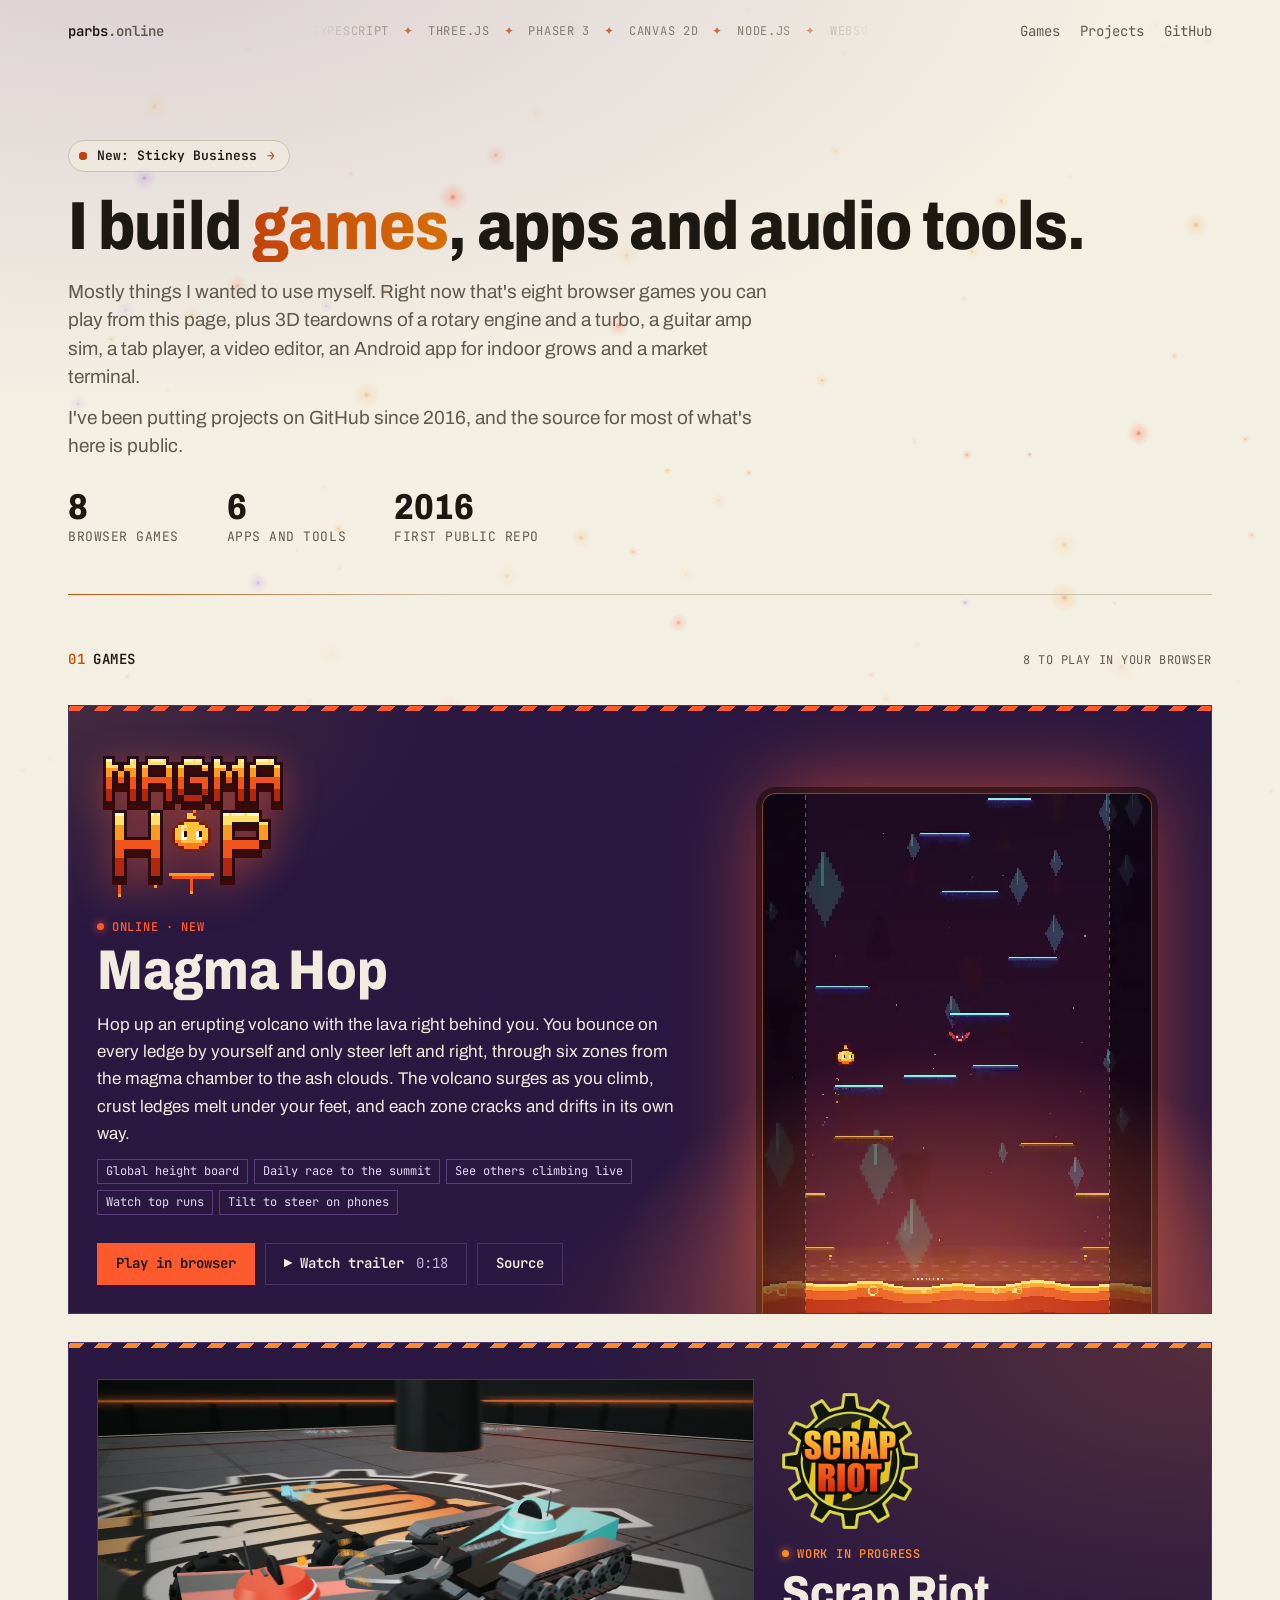
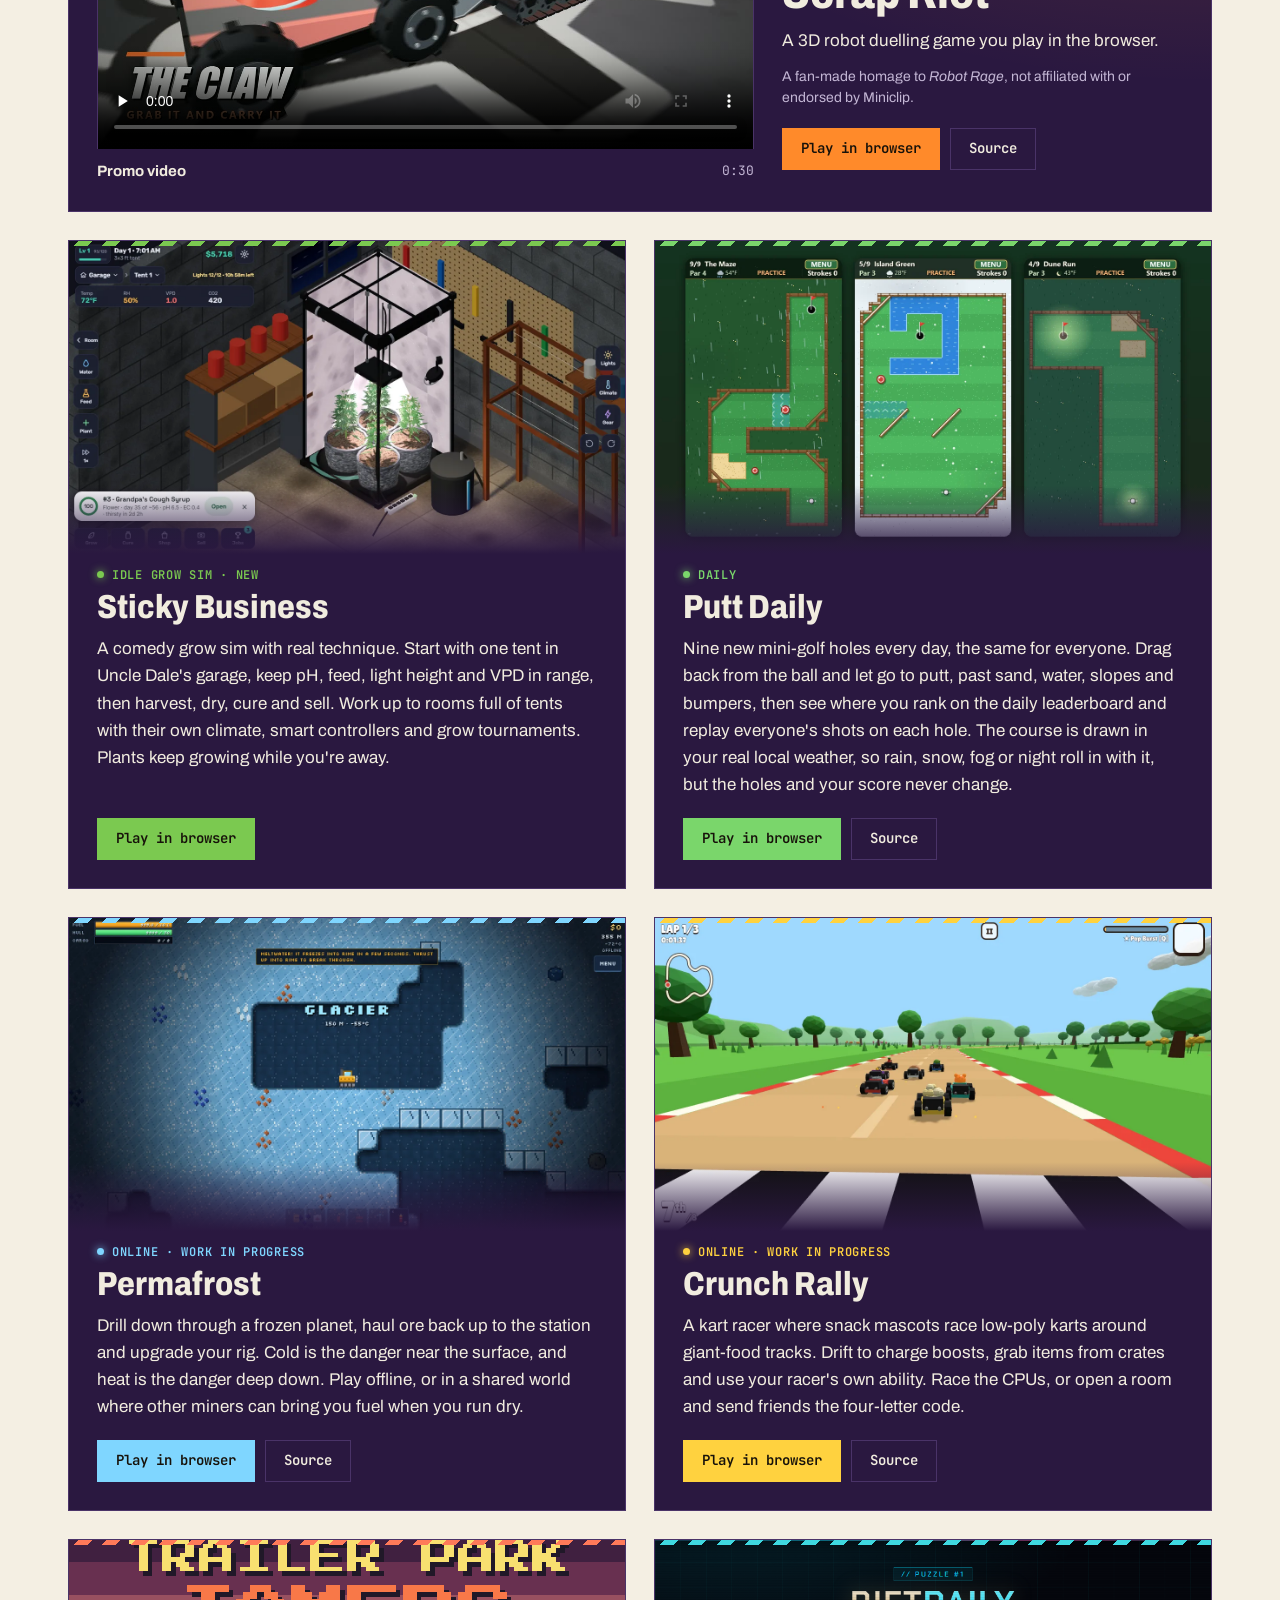
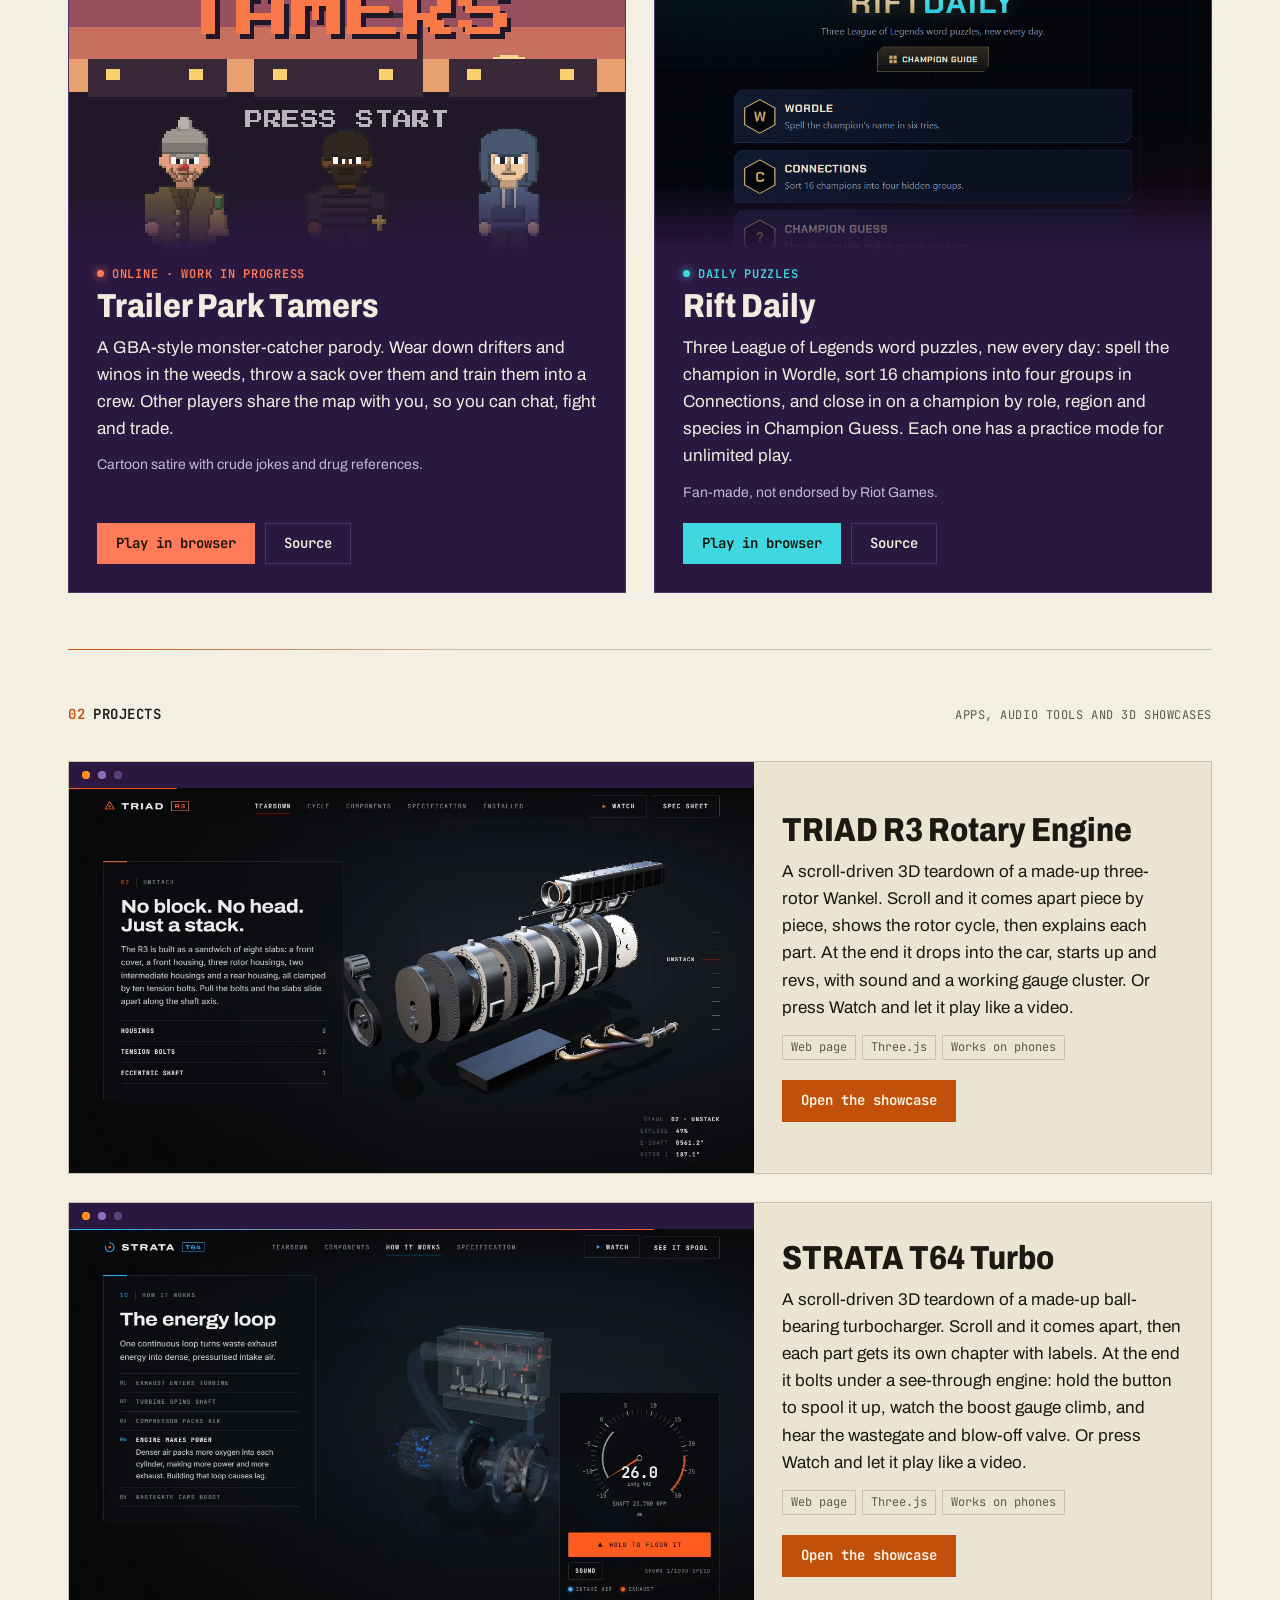
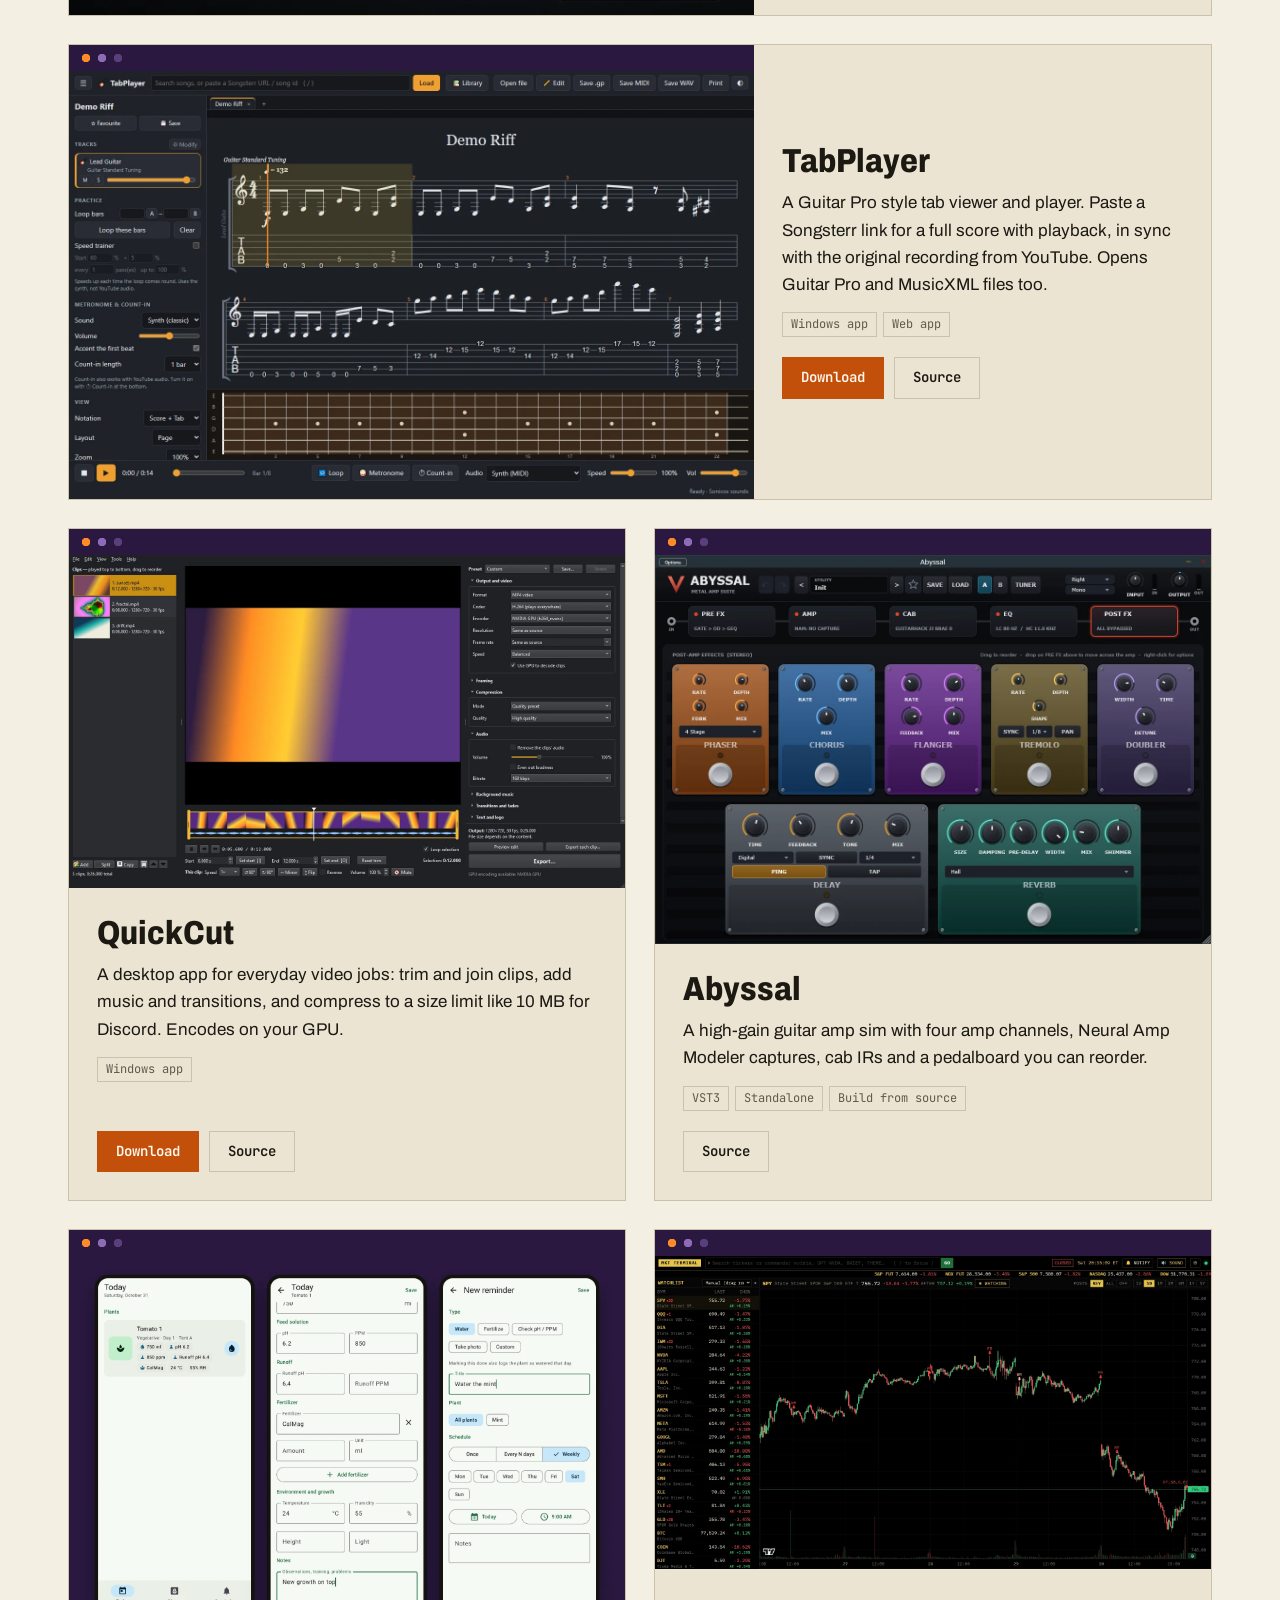
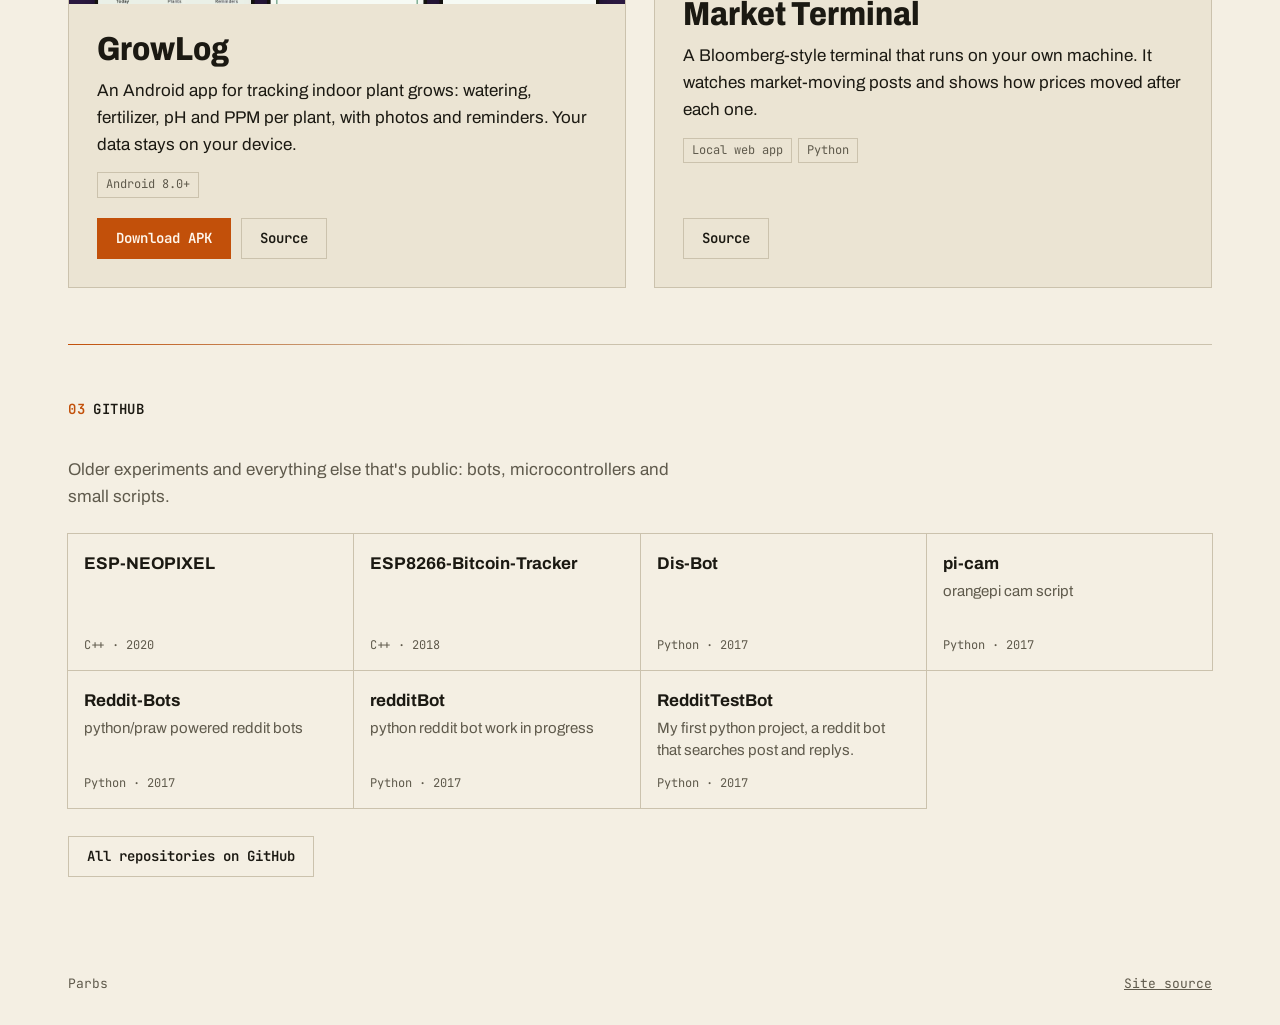
<file: site/index.html>
<!doctype html>
<html lang="en">
<head>
  <meta charset="utf-8">
  <meta name="viewport" content="width=device-width, initial-scale=1">
  <title>Parbs</title>
  <meta name="description" content="Games, apps and audio tools by Parbs, with the source on GitHub.">
  <link rel="canonical" href="https://parbs.online/">
  <meta property="og:title" content="Parbs">
  <meta property="og:description" content="Games, apps and audio tools, with the source on GitHub.">
  <meta property="og:url" content="https://parbs.online/">
  <meta property="og:type" content="website">
  <meta name="theme-color" content="#14130f">
  <link rel="icon" href="favicon.svg" type="image/svg+xml">
  <link rel="preconnect" href="https://fonts.googleapis.com">
  <link rel="preconnect" href="https://fonts.gstatic.com" crossorigin>
  <link rel="stylesheet" href="https://fonts.googleapis.com/css2?family=Archivo:wdth,wght@75..125,400..900&family=JetBrains+Mono:wght@400;600&display=swap">
  <link rel="stylesheet" href="styles.css?v=10">
</head>
<body>
  <a class="skip" href="#main">Skip to content</a>
  <div class="progress" aria-hidden="true"></div>
  <canvas class="embers" aria-hidden="true"></canvas>

  <header class="top">
    <div class="top-in">
      <a class="wordmark" href="#main">parbs<span>.online</span></a>
      <div class="marquee" aria-hidden="true">
        <div class="track">
          <span>TypeScript</span><span>Three.js</span><span>Phaser 3</span><span>Canvas 2D</span><span>Node.js</span><span>WebSockets</span><span>SQLite</span><span>C++</span><span>Python</span><span>PySide6</span><span>FFmpeg</span><span>Kotlin</span><span>Android</span><span>Docker</span>
          <span>TypeScript</span><span>Three.js</span><span>Phaser 3</span><span>Canvas 2D</span><span>Node.js</span><span>WebSockets</span><span>SQLite</span><span>C++</span><span>Python</span><span>PySide6</span><span>FFmpeg</span><span>Kotlin</span><span>Android</span><span>Docker</span>
        </div>
      </div>
      <nav aria-label="Sections">
        <a href="#games">Games</a>
        <a href="#projects">Projects</a>
        <a href="#github">GitHub</a>
      </nav>
    </div>
  </header>

  <main id="main">
    <section class="hero">
      <a class="eyebrow" href="#sticky-business"><span class="pulse"></span>New: Sticky Business <span class="arrow">&rarr;</span></a>
      <h1 class="split">I build <em>games</em>, apps and audio tools.</h1>
      <p>Mostly things I wanted to use myself. Right now that's eight browser games you can play from this page, plus 3D teardowns of a rotary engine and a turbo, a guitar amp sim, a tab player, a video editor, an Android app for indoor grows and a market terminal.</p>
      <p>I've been putting projects on GitHub since 2016, and the source for most of what's here is public.</p>
      <ul class="stats">
        <li><b data-count="8">8</b> browser games</li>
        <li><b data-count="6">6</b> apps and tools</li>
        <li><b data-count="2016" data-from="2006">2016</b> first public repo</li>
      </ul>
    </section>

    <section id="games" class="section">
      <h2 class="label"><span>01</span> Games <small>8 to play in your browser</small></h2>

      <div class="game-grid">
        <article id="magma-hop" class="game feature lead" style="--c: #ff5a2e">
          <div class="game-body">
            <img class="feature-logo pixel" src="assets/magma-hop-logo.png?v=1" width="64" height="50" alt="Magma Hop logo">
            <p class="tag">Online · New</p>
            <h3>Magma Hop</h3>
            <p>Hop up an erupting volcano with the lava right behind you. You bounce on every ledge by yourself and only steer left and right, through six zones from the magma chamber to the ash clouds. The volcano surges as you climb, crust ledges melt under your feet, and each zone cracks and drifts in its own way.</p>
            <ul class="chips"><li>Global height board</li><li>Daily race to the summit</li><li>See others climbing live</li><li>Watch top runs</li><li>Tilt to steer on phones</li></ul>
            <div class="actions">
              <a class="button primary" href="https://magmahop.parbs.online/">Play in browser</a>
              <a class="button trailer-open" href="assets/magma-hop-trailer.mp4?v=1" data-trailer="magma-hop-trailer">&#9654; Watch trailer <span>0:18</span></a>
              <a class="button" href="https://github.com/nparbs/magma-hop">Source</a>
            </div>
            <dialog id="magma-hop-trailer" class="trailer" aria-label="Magma Hop trailer">
              <video controls playsinline preload="none" poster="assets/magma-hop-trailer-poster.webp?v=1" width="1080" height="1920">
                <source src="assets/magma-hop-trailer.mp4?v=1" type="video/mp4">
              </video>
              <button class="trailer-close" type="button" aria-label="Close trailer">&times;</button>
            </dialog>
          </div>
          <a class="stage" href="https://magmahop.parbs.online/" tabindex="-1" aria-hidden="true">
            <video class="pixel" muted loop playsinline autoplay preload="metadata" poster="assets/magma-hop-loop-poster.webp?v=2" width="540" height="720">
              <source src="assets/magma-hop-loop.mp4?v=2" type="video/mp4">
            </video>
            <i></i><i></i><i></i><i></i><i></i><i></i><i></i><i></i>
            <span class="play">Play</span>
          </a>
        </article>

        <article class="game feature alt" style="--c: #ff8a2a">
          <figure class="video">
            <video controls preload="none" playsinline poster="assets/scrap-riot-trailer-poster.jpg?v=3" width="1280" height="720">
              <source src="assets/scrap-riot-trailer.mp4?v=3" type="video/mp4">
              <a href="assets/scrap-riot-trailer.mp4?v=3">Download the Scrap Riot promo video</a>
            </video>
            <figcaption><strong>Promo video</strong> <span>0:30</span></figcaption>
          </figure>
          <div class="game-body">
            <img class="feature-logo" src="assets/scrap-riot-logo.png" width="360" height="360" alt="Scrap Riot logo">
            <p class="tag">Work in progress</p>
            <h3>Scrap Riot</h3>
            <p>A 3D robot duelling game you play in the browser.</p>
            <p class="note">A fan-made homage to <em>Robot Rage</em>, not affiliated with or endorsed by Miniclip.</p>
            <div class="actions">
              <a class="button primary" href="https://nparbs.github.io/scrap-riot/">Play in browser</a>
              <a class="button" href="https://github.com/nparbs/scrap-riot">Source</a>
            </div>
          </div>
        </article>

        <article id="sticky-business" class="game" style="--c: #7bc950">
          <a class="game-shot" href="https://grow.parbs.online/" tabindex="-1" aria-hidden="true">
            <img src="assets/sticky-business.webp?v=1" width="1280" height="720" loading="lazy" alt="Sticky Business: a grow tent in a garage with four flowering plants in fabric pots under a hanging light, with a reservoir, power strip and shelves around it.">
            <span class="play">Play</span>
          </a>
          <div class="game-body">
            <p class="tag">Idle grow sim · New</p>
            <h3>Sticky Business</h3>
            <p>A comedy grow sim with real technique. Start with one tent in Uncle Dale's garage, keep pH, feed, light height and VPD in range, then harvest, dry, cure and sell. Work up to rooms full of tents with their own climate, smart controllers and grow tournaments. Plants keep growing while you're away.</p>
            <div class="actions">
              <a class="button primary" href="https://grow.parbs.online/">Play in browser</a>
            </div>
          </div>
        </article>

        <article id="putt-daily" class="game" style="--c: #7ad66b">
          <a class="game-shot" href="https://putt.parbs.online/" tabindex="-1" aria-hidden="true">
            <img src="assets/putt-daily.webp?v=1" width="1280" height="720" loading="lazy" alt="Putt Daily: three phone screens of top-down mini-golf holes with wooden rails, one in rain, one in snow and one at night with lamp light round the cup and ball.">
            <span class="play">Play</span>
          </a>
          <div class="game-body">
            <p class="tag">Daily</p>
            <h3>Putt Daily</h3>
            <p>Nine new mini-golf holes every day, the same for everyone. Drag back from the ball and let go to putt, past sand, water, slopes and bumpers, then see where you rank on the daily leaderboard and replay everyone's shots on each hole. The course is drawn in your real local weather, so rain, snow, fog or night roll in with it, but the holes and your score never change.</p>
            <div class="actions">
              <a class="button primary" href="https://putt.parbs.online/">Play in browser</a>
              <a class="button" href="https://github.com/nparbs/putt-daily">Source</a>
            </div>
          </div>
        </article>

        <article class="game" style="--c: #7fd6ff">
          <a class="game-shot" href="https://permafrost.parbs.online/" tabindex="-1" aria-hidden="true">
            <img src="assets/permafrost.webp?v=1" width="1280" height="720" loading="lazy" alt="Permafrost: a small yellow drilling rig in a tunnel it has cut through blue glacier ice, with ore deposits and cracked ice blocks around it.">
            <span class="play">Play</span>
          </a>
          <div class="game-body">
            <p class="tag">Online · Work in progress</p>
            <h3>Permafrost</h3>
            <p>Drill down through a frozen planet, haul ore back up to the station and upgrade your rig. Cold is the danger near the surface, and heat is the danger deep down. Play offline, or in a shared world where other miners can bring you fuel when you run dry.</p>
            <div class="actions">
              <a class="button primary" href="https://permafrost.parbs.online/">Play in browser</a>
              <a class="button" href="https://github.com/nparbs/permafrost">Source</a>
            </div>
          </div>
        </article>

        <article class="game" style="--c: #ffd23f">
          <a class="game-shot" href="https://crunch.parbs.online/" tabindex="-1" aria-hidden="true">
            <img src="assets/crunch-rally.webp?v=1" width="1280" height="720" loading="lazy" alt="Crunch Rally: low-poly karts driven by snack mascots leaving the start line on a track through a green park.">
            <span class="play">Play</span>
          </a>
          <div class="game-body">
            <p class="tag">Online · Work in progress</p>
            <h3>Crunch Rally</h3>
            <p>A kart racer where snack mascots race low-poly karts around giant-food tracks. Drift to charge boosts, grab items from crates and use your racer's own ability. Race the CPUs, or open a room and send friends the four-letter code.</p>
            <div class="actions">
              <a class="button primary" href="https://crunch.parbs.online/">Play in browser</a>
              <a class="button" href="https://github.com/nparbs/crunch-rally">Source</a>
            </div>
          </div>
        </article>

        <article class="game" style="--c: #ff7a59">
          <a class="game-shot" href="https://tpt.parbs.online/" tabindex="-1" aria-hidden="true">
            <img class="pixel" src="assets/trailer-park-tamers.png?v=1" width="960" height="592" loading="lazy" alt="Trailer Park Tamers title screen: pixel-art lettering over a row of trailers at sunset, with three drifters standing below.">
            <span class="play">Play</span>
          </a>
          <div class="game-body">
            <p class="tag">Online · Work in progress</p>
            <h3>Trailer Park Tamers</h3>
            <p>A GBA-style monster-catcher parody. Wear down drifters and winos in the weeds, throw a sack over them and train them into a crew. Other players share the map with you, so you can chat, fight and trade.</p>
            <p class="note">Cartoon satire with crude jokes and drug references.</p>
            <div class="actions">
              <a class="button primary" href="https://tpt.parbs.online/">Play in browser</a>
              <a class="button" href="https://github.com/nparbs/trailer-park-tamers">Source</a>
            </div>
          </div>
        </article>

        <article class="game" style="--c: #3fd8e0">
          <a class="game-shot" href="https://lol.parbs.online/" tabindex="-1" aria-hidden="true">
            <img src="assets/rift-daily.png?v=1" width="960" height="640" loading="lazy" alt="Rift Daily home screen: gold and cyan Rift Daily title above three cards for Wordle, Connections and Champion Guess.">
            <span class="play">Play</span>
          </a>
          <div class="game-body">
            <p class="tag">Daily puzzles</p>
            <h3>Rift Daily</h3>
            <p>Three League of Legends word puzzles, new every day: spell the champion in Wordle, sort 16 champions into four groups in Connections, and close in on a champion by role, region and species in Champion Guess. Each one has a practice mode for unlimited play.</p>
            <p class="note">Fan-made, not endorsed by Riot Games.</p>
            <div class="actions">
              <a class="button primary" href="https://lol.parbs.online/">Play in browser</a>
              <a class="button" href="https://github.com/nparbs/rift-daily">Source</a>
            </div>
          </div>
        </article>
      </div>
    </section>

    <section id="projects" class="section">
      <h2 class="label"><span>02</span> Projects <small>Apps, audio tools and 3D showcases</small></h2>

      <div class="project-grid">
        <article id="rotary-engine" class="project feature">
          <div class="project-media">
            <img src="assets/rotary-engine.webp?v=1" width="1280" height="720" loading="lazy" alt="TRIAD R3 showcase: a three-rotor rotary engine pulled apart along its shaft into its housings, with the intake and exhaust lifted off, beside a panel explaining the stack.">
          </div>
          <div class="project-body">
            <h3>TRIAD R3 Rotary Engine</h3>
            <p>A scroll-driven 3D teardown of a made-up three-rotor Wankel. Scroll and it comes apart piece by piece, shows the rotor cycle, then explains each part. At the end it drops into the car, starts up and revs, with sound and a working gauge cluster. Or press Watch and let it play like a video.</p>
            <ul class="chips"><li>Web page</li><li>Three.js</li><li>Works on phones</li></ul>
            <div class="actions">
              <a class="button primary" href="rotary-engine-showcase/">Open the showcase</a>
            </div>
          </div>
        </article>

        <article id="turbo" class="project feature">
          <div class="project-media">
            <img src="assets/turbo-showcase.webp?v=1" width="1280" height="720" loading="lazy" alt="STRATA T64 showcase: a see-through turbocharger bolted under a glass engine, with intake air and exhaust shown as particle streams beside a boost gauge.">
          </div>
          <div class="project-body">
            <h3>STRATA T64 Turbo</h3>
            <p>A scroll-driven 3D teardown of a made-up ball-bearing turbocharger. Scroll and it comes apart, then each part gets its own chapter with labels. At the end it bolts under a see-through engine: hold the button to spool it up, watch the boost gauge climb, and hear the wastegate and blow-off valve. Or press Watch and let it play like a video.</p>
            <ul class="chips"><li>Web page</li><li>Three.js</li><li>Works on phones</li></ul>
            <div class="actions">
              <a class="button primary" href="turbo-showcase/">Open the showcase</a>
            </div>
          </div>
        </article>

        <article class="project feature">
          <div class="project-media">
            <img src="assets/tabplayer.webp" width="1440" height="900" loading="lazy" alt="TabPlayer showing a riff as standard notation and tablature, with practice controls and a fretboard.">
          </div>
          <div class="project-body">
            <h3>TabPlayer</h3>
            <p>A Guitar Pro style tab viewer and player. Paste a Songsterr link for a full score with playback, in sync with the original recording from YouTube. Opens Guitar Pro and MusicXML files too.</p>
            <ul class="chips"><li>Windows app</li><li>Web app</li></ul>
            <div class="actions">
              <a class="button primary" href="https://github.com/nparbs/tabplayer/releases/latest">Download</a>
              <a class="button" href="https://github.com/nparbs/tabplayer">Source</a>
            </div>
          </div>
        </article>

        <article class="project">
          <div class="project-media">
            <img src="assets/quickcut.webp" width="1500" height="900" loading="lazy" alt="QuickCut with three clips, a video preview, a filmstrip timeline with audio waveform, and export settings.">
          </div>
          <div class="project-body">
            <h3>QuickCut</h3>
            <p>A desktop app for everyday video jobs: trim and join clips, add music and transitions, and compress to a size limit like 10 MB for Discord. Encodes on your GPU.</p>
            <ul class="chips"><li>Windows app</li></ul>
            <div class="actions">
              <a class="button primary" href="https://github.com/nparbs/QuickCut/releases/latest">Download</a>
              <a class="button" href="https://github.com/nparbs/QuickCut">Source</a>
            </div>
          </div>
        </article>

        <article class="project">
          <div class="project-media">
            <img src="assets/abyssal.webp" width="1182" height="828" loading="lazy" alt="Abyssal's post-amp effects page, with colorful pedals for phaser, chorus, flanger, tremolo, doubler, delay and reverb.">
          </div>
          <div class="project-body">
            <h3>Abyssal</h3>
            <p>A high-gain guitar amp sim with four amp channels, Neural Amp Modeler captures, cab IRs and a pedalboard you can reorder.</p>
            <ul class="chips"><li>VST3</li><li>Standalone</li><li>Build from source</li></ul>
            <div class="actions">
              <a class="button" href="https://github.com/nparbs/Abyssal">Source</a>
            </div>
          </div>
        </article>

        <article class="project">
          <div class="project-media">
            <img src="assets/growlog.webp" width="1600" height="1000" loading="lazy" alt="Three GrowLog screens: today's plants, a daily log with pH, PPM and fertilizer, and a new reminder.">
          </div>
          <div class="project-body">
            <h3>GrowLog</h3>
            <p>An Android app for tracking indoor plant grows: watering, fertilizer, pH and PPM per plant, with photos and reminders. Your data stays on your device.</p>
            <ul class="chips"><li>Android 8.0+</li></ul>
            <div class="actions">
              <a class="button primary" href="https://github.com/nparbs/GrowLog/releases/latest">Download APK</a>
              <a class="button" href="https://github.com/nparbs/GrowLog">Source</a>
            </div>
          </div>
        </article>

        <article class="project">
          <div class="project-media">
            <img src="assets/market-terminal.webp" width="1600" height="900" loading="lazy" alt="Market Terminal with a watchlist of live quotes beside a candlestick chart marked where market-moving posts landed.">
          </div>
          <div class="project-body">
            <h3>Market Terminal</h3>
            <p>A Bloomberg-style terminal that runs on your own machine. It watches market-moving posts and shows how prices moved after each one.</p>
            <ul class="chips"><li>Local web app</li><li>Python</li></ul>
            <div class="actions">
              <a class="button" href="https://github.com/nparbs/market-terminal">Source</a>
            </div>
          </div>
        </article>
      </div>
    </section>

    <section id="github" class="section">
      <h2 class="label"><span>03</span> GitHub</h2>
      <p class="intro">Older experiments and everything else that's public: bots, microcontrollers and small scripts.</p>
      <ul class="repos" id="repos"></ul>
      <a class="button" href="https://github.com/nparbs">All repositories on GitHub</a>
    </section>
  </main>

  <footer class="bottom">
    <span>Parbs</span>
    <a href="https://github.com/nparbs/parbs.online">Site source</a>
  </footer>

  <script src="main.js?v=4" defer></script>
</body>
</html>
</file>
<file: site/styles.css>
:root {
  color-scheme: dark;
  --bg: #14130f;
  --surface: #1e1c17;
  --line: #38342b;
  --text: #f1ecdf;
  --muted: #a9a292;
  --accent: #ff8a2a;
  --on-accent: #17120a;
  --purple: #2a1840;
  --purple-tint: #241533;
  --purple-glow: rgba(88, 44, 135, 0.34);
  --hot-1: #ff5a2e;
  --hot-2: #ffb13d;
  --header-bg: rgba(20, 19, 15, 0.72);
  --gutter: clamp(16px, 4vw, 48px);
  --pad: clamp(18px, 2.4vw, 28px);
  --ease-out: cubic-bezier(0.2, 0.7, 0.2, 1);
  --mono: 'JetBrains Mono', ui-monospace, Consolas, monospace;
}

@media (prefers-color-scheme: light) {
  :root {
    color-scheme: light;
    --bg: #f4efe3;
    --surface: #ebe4d3;
    --line: #cbc2ad;
    --text: #1b1912;
    --muted: #5f5a4c;
    --accent: #c2500a;
    --on-accent: #fff8ee;
    --purple-tint: #eadff3;
    --purple-glow: rgba(88, 44, 135, 0.16);
    --hot-1: #c2410c;
    --hot-2: #d97706;
    --header-bg: rgba(244, 239, 227, 0.78);
  }
}

*, *::before, *::after { box-sizing: border-box; }

html { scroll-behavior: smooth; scroll-padding-top: 72px; }

body {
  margin: 0;
  overflow-x: clip;
  background: radial-gradient(1000px 460px at 10% -60px, var(--purple-glow), transparent) no-repeat var(--bg);
  color: var(--text);
  font: 400 1.0625rem/1.6 Archivo, system-ui, sans-serif;
}

::selection { background: #582c87; color: #fff; }

img, video { display: block; max-width: 100%; height: auto; }
.pixel { image-rendering: pixelated; }

a { color: inherit; }

:focus-visible { outline: 2px solid var(--accent); outline-offset: 3px; }

.skip {
  position: absolute;
  z-index: 100;
  left: -999px;
  top: 8px;
  padding: 8px 12px;
  background: var(--accent);
  color: var(--on-accent);
}
.skip:focus { left: 8px; }

.top-in, main, .bottom {
  position: relative;
  max-width: 1240px;
  margin-inline: auto;
  padding-inline: var(--gutter);
}

/* Reading progress along the very top (main.js sets --p). */
.progress {
  position: fixed;
  inset: 0 0 auto;
  z-index: 60;
  height: 3px;
  background: linear-gradient(90deg, var(--purple-glow), var(--hot-1), var(--hot-2));
  transform: scaleX(var(--p, 0));
  transform-origin: left;
  pointer-events: none;
}

/* Rising embers behind the top of the page (drawn by main.js). */
.embers {
  position: absolute;
  inset: 0 0 auto;
  width: 100%;
  height: min(100vh, 980px);
  pointer-events: none;
  -webkit-mask-image: linear-gradient(#000 50%, transparent);
  mask-image: linear-gradient(#000 50%, transparent);
}

/* Header sticks and frosts over once you scroll (main.js adds .scrolled). */
.top {
  position: sticky;
  top: 0;
  z-index: 50;
  border-bottom: 1px solid transparent;
  transition: background-color 0.3s ease, border-color 0.3s ease;
}
.top.scrolled {
  background: var(--header-bg);
  border-bottom-color: var(--line);
  -webkit-backdrop-filter: blur(14px) saturate(1.4);
  backdrop-filter: blur(14px) saturate(1.4);
}
.top-in {
  display: flex;
  flex-wrap: wrap;
  align-items: center;
  justify-content: space-between;
  gap: 8px 24px;
  padding-block: 20px;
  font-family: var(--mono);
  font-size: 0.875rem;
  transition: padding 0.3s ease;
}
.top.scrolled .top-in { padding-block: 12px; }

.wordmark { font-weight: 600; text-decoration: none; }
.wordmark span { color: var(--muted); }

.top nav { display: flex; flex-wrap: wrap; gap: 4px 20px; }
.top nav a { position: relative; color: var(--muted); text-decoration: none; transition: color 0.2s ease; }
.top nav a::after {
  content: '';
  position: absolute;
  inset: auto 0 -4px;
  height: 2px;
  background: var(--accent);
  transform: scaleX(0);
  transform-origin: left;
  transition: transform 0.35s var(--ease-out);
}
.top nav a:hover, .top nav a.active { color: var(--text); }
.top nav a:hover::after, .top nav a.active::after { transform: scaleX(1); }

/* Hero */
.hero { padding-block: clamp(32px, 6vw, 80px) clamp(28px, 4vw, 48px); }

.eyebrow {
  display: inline-flex;
  align-items: center;
  gap: 10px;
  margin-bottom: 20px;
  padding: 6px 14px 6px 10px;
  border: 1px solid var(--line);
  border-radius: 999px;
  background: color-mix(in srgb, var(--bg) 60%, transparent);
  font: 600 0.8125rem/1.4 var(--mono);
  text-decoration: none;
  transition: border-color 0.2s ease, transform 0.2s ease;
}
.eyebrow:hover { border-color: var(--hot-1); }
.eyebrow .arrow { display: inline-block; color: var(--hot-1); transition: transform 0.25s var(--ease-out); }
.eyebrow:hover .arrow { transform: translateX(4px); }
.pulse {
  position: relative;
  width: 8px;
  height: 8px;
  border-radius: 50%;
  background: var(--hot-1);
}
.pulse::after {
  content: '';
  position: absolute;
  inset: 0;
  border-radius: 50%;
  background: var(--hot-1);
  animation: ping 1.8s ease-out infinite;
}
@keyframes ping { to { transform: scale(3); opacity: 0; } }

.hero h1 {
  margin: 0 0 16px;
  font-size: clamp(2.25rem, 5.4vw, 4.25rem);
  font-weight: 800;
  font-stretch: 85%;
  line-height: 1.02;
  letter-spacing: -0.01em;
}
.hero h1 em, .hero h1 em .w {
  font-style: normal;
  background: linear-gradient(100deg, var(--hot-1), var(--hot-2) 40%, var(--hot-1) 60%, var(--hot-2)) 0 0 / 300% 100%;
  -webkit-background-clip: text;
  background-clip: text;
  color: transparent;
}
.hero h1 em { animation: shimmer 7s linear infinite; }
.hero h1 em:has(.w) { background: none; animation: none; }
@keyframes shimmer { to { background-position: -300% 0; } }

/* main.js wraps each word of .split in a .w span so they rise in one by one. */
.split .w {
  display: inline-block;
  animation: word-in 0.9s var(--ease-out) calc(var(--i) * 70ms + 80ms) backwards;
}
.split em .w {
  animation:
    word-in 0.9s var(--ease-out) calc(var(--i) * 70ms + 80ms) backwards,
    shimmer 7s linear infinite;
}
@keyframes word-in {
  from { opacity: 0; transform: translateY(0.45em) rotate(3deg); filter: blur(10px); }
}

.hero p {
  max-width: 44rem;
  margin: 0 0 12px;
  color: var(--muted);
  font-size: 1.1875rem;
  line-height: 1.5;
}

.stats {
  display: flex;
  flex-wrap: wrap;
  gap: 12px clamp(20px, 4vw, 48px);
  margin: 28px 0 0;
  padding: 0;
  list-style: none;
  color: var(--muted);
  font: 400 0.8125rem/1.3 var(--mono);
  text-transform: uppercase;
  letter-spacing: 0.04em;
}
.stats b {
  display: block;
  margin-bottom: 4px;
  color: var(--text);
  font: 800 clamp(1.75rem, 3vw, 2.25rem)/1 Archivo, system-ui, sans-serif;
  font-stretch: 85%;
  font-variant-numeric: tabular-nums;
  letter-spacing: 0;
}

/* Tech ticker, tucked into the header between the wordmark and the links. */
.marquee {
  flex: 1 1 0;
  min-width: 0;
  max-width: 560px;
  margin-inline: auto;
  overflow: hidden;
  opacity: 0.75;
  -webkit-mask-image: linear-gradient(90deg, transparent, #000 18%, #000 82%, transparent);
  mask-image: linear-gradient(90deg, transparent, #000 18%, #000 82%, transparent);
  transition: opacity 0.2s ease;
}
.marquee:hover { opacity: 1; }
.track {
  display: flex;
  width: max-content;
  animation: scroll-x 60s linear infinite;
}
.marquee:hover .track { animation-play-state: paused; }
.track span {
  color: var(--muted);
  font: 400 0.75rem/1.4 var(--mono);
  letter-spacing: 0.06em;
  text-transform: uppercase;
  white-space: nowrap;
}
.track span::after { content: '\2726'; margin-inline: 14px; color: var(--hot-1); }
@media (max-width: 720px) { .marquee { display: none; } }
@keyframes scroll-x { to { transform: translateX(-50%); } }

/* Sections: the top rule draws itself in. */
.section { position: relative; padding-block: clamp(32px, 5vw, 56px); }
.section::before {
  content: '';
  position: absolute;
  inset: 0 0 auto;
  height: 1px;
  background: linear-gradient(90deg, var(--accent), var(--line) 35%);
  transform-origin: left;
  transition: transform 1.1s var(--ease-out);
}
.section.pending::before { transform: scaleX(0); }

.label {
  display: flex;
  flex-wrap: wrap;
  align-items: baseline;
  gap: 4px 8px;
  margin: 0 0 clamp(24px, 3vw, 36px);
  font: 600 0.875rem/1.4 var(--mono);
  letter-spacing: 0.04em;
  text-transform: uppercase;
}
.label span { color: var(--accent); }
.label small {
  margin-left: auto;
  color: var(--muted);
  font-size: 0.75rem;
  font-weight: 400;
}

h3 {
  margin: 0 0 10px;
  font-size: clamp(1.625rem, 2.6vw, 2.25rem);
  font-weight: 800;
  font-stretch: 85%;
  line-height: 1.05;
}

.game-grid, .project-grid {
  display: grid;
  grid-template-columns: repeat(2, minmax(0, 1fr));
  gap: clamp(16px, 2.2vw, 28px);
}

/* Games: one card per game, each lit in its own color (--c, set inline). */
.game {
  /* Stays dark purple in both color schemes, so its colors are fixed here. */
  --text: #f1ecdf;
  --muted: #c3b6d4;
  --line: #4a3368;
  --accent: var(--c);
  --on-accent: #17120a;
  position: relative;
  display: flex;
  flex-direction: column;
  overflow: hidden;
  background: var(--purple);
  color: var(--text);
  border: 1px solid var(--line);
  transition: transform 0.35s var(--ease-out), border-color 0.25s ease, box-shadow 0.35s ease;
}
/* Hazard stripe along the top edge, in the game's color. It marches on hover. */
.game::before {
  content: '';
  position: absolute;
  top: 0;
  left: -29px;
  right: 0;
  z-index: 3;
  height: 5px;
  background: repeating-linear-gradient(-45deg, var(--c) 0 10px, transparent 10px 20px);
}
.game:hover::before { animation: march 0.9s linear infinite; }
@keyframes march { to { transform: translateX(28.28px); } }

/* Spotlight that follows the pointer (main.js sets --mx and --my). */
.game::after, .project::after {
  content: '';
  position: absolute;
  inset: 0;
  z-index: 2;
  background: radial-gradient(520px circle at var(--mx, 50%) var(--my, 0%), color-mix(in srgb, var(--accent) 16%, transparent), transparent 60%);
  opacity: 0;
  transition: opacity 0.4s ease;
  pointer-events: none;
}
.game:hover::after, .project:hover::after { opacity: 1; }

.game:hover, .game:focus-within {
  transform: translateY(-4px);
  border-color: var(--c);
  box-shadow: 0 30px 60px -30px var(--c);
}

.game-shot {
  position: relative;
  display: block;
  overflow: hidden;
  aspect-ratio: 16 / 9;
  background: #000;
}
.game-shot img {
  width: 100%;
  height: 100%;
  object-fit: cover;
  transition: transform 0.8s var(--ease-out), filter 0.5s ease;
}
.game:hover .game-shot img { transform: scale(1.06); filter: saturate(1.15); }
.game-shot::after {
  content: '';
  position: absolute;
  inset: 0;
  background: linear-gradient(transparent 78%, var(--purple));
}
.play {
  position: absolute;
  top: 50%;
  left: 50%;
  z-index: 4;
  padding: 10px 20px;
  background: var(--c);
  color: var(--on-accent);
  font: 600 0.875rem/1.4 var(--mono);
  letter-spacing: 0.08em;
  text-transform: uppercase;
  box-shadow: 0 10px 30px -6px var(--c);
  opacity: 0;
  transform: translate(-50%, -30%) scale(0.92);
  transition: opacity 0.25s ease, transform 0.35s var(--ease-out);
}
.play::before { content: '\25B6\FE0E\00A0\00A0'; }
.game-shot:hover .play, .stage:hover .play { opacity: 1; transform: translate(-50%, -50%) scale(1); }

.game-body {
  position: relative;
  z-index: 3;
  display: flex;
  flex: 1;
  flex-direction: column;
  padding: 12px var(--pad) var(--pad);
}
.game-body p { margin: 0 0 12px; }
.game-body .tag {
  margin-bottom: 6px;
  color: var(--c);
  font: 600 0.75rem/1.5 var(--mono);
  letter-spacing: 0.06em;
  text-transform: uppercase;
}
.game-body .tag::before {
  content: '';
  display: inline-block;
  width: 7px;
  height: 7px;
  margin-right: 8px;
  border-radius: 50%;
  background: var(--c);
  box-shadow: 0 0 8px var(--c);
  vertical-align: 1px;
  animation: glow 2.4s ease-in-out infinite;
}
@keyframes glow { 50% { box-shadow: 0 0 16px 2px var(--c); } }
.game-body .note { color: var(--muted); font-size: 0.875rem; line-height: 1.5; }
.game-body .actions { margin-top: auto; padding-top: 8px; }

/* Wide cards. */
.game.feature, .project.feature { grid-column: 1 / -1; }
.game.feature {
  display: grid;
  grid-template-columns: minmax(0, 2fr) minmax(0, 3fr);
  align-items: center;
}
.game.feature .game-body { padding-top: calc(var(--pad) + 8px); }
.game.feature h3 { font-size: clamp(2rem, 3.6vw, 3rem); }
.feature-logo { width: clamp(96px, 11vw, 136px); margin-bottom: 16px; }

/* Scrap Riot: trailer on the left, text on the right. */
.game.feature.alt {
  grid-template-columns: minmax(0, 3fr) minmax(0, 2fr);
  background: radial-gradient(640px 340px at 100% 0%, rgba(255, 138, 42, 0.2), transparent) var(--purple);
}
.feature.alt .video { padding: calc(var(--pad) + 8px) 0 var(--pad) var(--pad); }

/* Magma Hop leads: text on the left, the live loop in a lava-lit shaft on the right. */
.game.lead {
  grid-template-columns: minmax(0, 1.25fr) minmax(0, 1fr);
  align-items: stretch;
  background:
    radial-gradient(760px 420px at 85% 110%, rgba(255, 90, 46, 0.32), transparent 70%),
    radial-gradient(520px 320px at 0% 0%, rgba(255, 177, 61, 0.12), transparent 70%),
    var(--purple);
}
.game.lead .game-body { justify-content: center; padding-block: calc(var(--pad) + 16px) var(--pad); }
.game.lead h3 { font-size: clamp(2.25rem, 4.4vw, 3.5rem); }
.game.lead .feature-logo {
  width: 192px;
  margin-bottom: 18px;
  filter: drop-shadow(0 8px 18px rgba(255, 90, 46, 0.45));
  animation: hop 2.6s cubic-bezier(0.45, 0, 0.55, 1) infinite;
}
@keyframes hop {
  0%, 100% { transform: translateY(0); }
  45% { transform: translateY(-8px); }
  55% { transform: translateY(-8px); }
}
.game.lead .chips li { border-color: #5b3d7c; color: #e6d9f5; }

.stage {
  position: relative;
  display: flex;
  align-items: flex-end;
  justify-content: center;
  min-height: 100%;
  padding: calc(var(--pad) + 12px) var(--pad) 0;
  text-decoration: none;
}
.stage video {
  position: relative;
  z-index: 1;
  width: min(100%, 390px);
  aspect-ratio: 3 / 4;
  object-fit: cover;
  background: #2a0d07;
  border: 1px solid rgba(255, 138, 42, 0.45);
  border-bottom: 0;
  border-radius: 14px 14px 0 0;
  box-shadow: 0 0 0 6px rgba(20, 8, 4, 0.55), 0 -10px 90px -10px rgba(255, 90, 46, 0.7);
  transition: transform 0.6s var(--ease-out);
}
.game.lead:hover .stage video { transform: translateY(-6px); }
/* Lava glow breathing at the bottom of the shaft. */
.stage::after {
  content: '';
  position: absolute;
  inset: auto -20% 0;
  z-index: 2;
  height: 45%;
  background: radial-gradient(ellipse at 50% 100%, rgba(255, 110, 40, 0.55), transparent 70%);
  mix-blend-mode: screen;
  animation: breathe 3.2s ease-in-out infinite alternate;
  pointer-events: none;
}
@keyframes breathe { from { opacity: 0.55; transform: scaleY(0.9); } to { opacity: 1; transform: scaleY(1.1); } }
/* Sparks drifting up the shaft. */
.stage i {
  position: absolute;
  bottom: -10px;
  left: var(--x);
  z-index: 3;
  width: 4px;
  height: 4px;
  background: var(--hot-2);
  box-shadow: 0 0 8px 2px rgba(255, 120, 40, 0.8);
  opacity: 0;
  animation: spark var(--t) linear var(--d) infinite;
  pointer-events: none;
}
.stage i:nth-of-type(1) { --x: 12%; --t: 5s;   --d: 0s; }
.stage i:nth-of-type(2) { --x: 26%; --t: 6.5s; --d: 1.2s; }
.stage i:nth-of-type(3) { --x: 38%; --t: 4.6s; --d: 2.6s; }
.stage i:nth-of-type(4) { --x: 52%; --t: 7s;   --d: 0.6s; }
.stage i:nth-of-type(5) { --x: 63%; --t: 5.4s; --d: 3.4s; }
.stage i:nth-of-type(6) { --x: 74%; --t: 6s;   --d: 1.9s; }
.stage i:nth-of-type(7) { --x: 86%; --t: 4.8s; --d: 4.1s; }
.stage i:nth-of-type(8) { --x: 94%; --t: 6.8s; --d: 2.2s; }
@keyframes spark {
  0% { opacity: 0; transform: translate(0, 0) scale(1); }
  10% { opacity: 1; }
  50% { transform: translate(14px, -45vh) scale(0.8); }
  100% { opacity: 0; transform: translate(-10px, -90vh) scale(0.4); }
}
.game.lead .play { top: 45%; }

.video { margin: 0; padding: calc(var(--pad) + 8px) var(--pad) var(--pad) 0; position: relative; z-index: 3; }
.video video { width: 100%; background: #000; border: 1px solid var(--line); }
.video figcaption {
  display: flex;
  flex-wrap: wrap;
  justify-content: space-between;
  gap: 0 16px;
  padding-top: 10px;
  font-size: 0.9375rem;
}
.video figcaption span { color: var(--muted); font: 400 0.8125rem/1.8 var(--mono); }

.actions { display: flex; flex-wrap: wrap; gap: 10px; }

/* Buttons: a light sweeps across on hover. */
.button {
  position: relative;
  display: inline-block;
  overflow: hidden;
  padding: 10px 18px;
  border: 1px solid var(--line);
  font: 600 0.875rem/1.4 var(--mono);
  text-decoration: none;
  transition: border-color 0.15s ease, background-color 0.15s ease, transform 0.2s var(--ease-out), box-shadow 0.25s ease;
}
.button::after {
  content: '';
  position: absolute;
  inset: 0;
  background: linear-gradient(110deg, transparent 30%, rgba(255, 255, 255, 0.35) 50%, transparent 70%);
  transform: translateX(-110%);
  transition: transform 0.6s var(--ease-out);
  pointer-events: none;
}
.button:hover::after { transform: translateX(110%); }
.button:hover { border-color: var(--accent); }
.button:active { transform: translateY(1px) scale(0.98); }
.button.primary { border-color: var(--accent); background: var(--accent); color: var(--on-accent); }
.button.primary:hover { box-shadow: 0 10px 26px -10px var(--accent); }

.trailer-open span { margin-left: 4px; color: var(--muted); font-weight: 400; }

/* Trailer popup: a vertical video over a dimmed page. */
.trailer {
  padding: 0;
  border: 1px solid var(--line);
  background: #000;
  color: var(--text);
  overflow: visible;
  max-width: calc(100vw - 32px);
}
.trailer::backdrop { background: rgba(10, 8, 6, 0.82); backdrop-filter: blur(4px); }
.trailer[open] { animation: trailer-in 0.3s var(--ease-out); }
.trailer video { display: block; width: auto; height: min(86vh, calc((100vw - 32px) * 16 / 9)); max-width: 100%; aspect-ratio: 9 / 16; }
.trailer-close {
  position: absolute;
  top: -14px;
  right: -14px;
  width: 36px;
  height: 36px;
  border: 1px solid var(--accent);
  border-radius: 50%;
  background: var(--accent);
  color: var(--on-accent);
  font: 700 1.25rem/1 var(--mono);
  cursor: pointer;
}
@keyframes trailer-in { from { opacity: 0; transform: translateY(12px) scale(0.97); } to { opacity: 1; transform: none; } }
@media (max-width: 520px) { .trailer-close { top: 8px; right: 8px; } }

/* Projects: screenshots sit in a small window frame. */
.project {
  position: relative;
  display: flex;
  flex-direction: column;
  overflow: hidden;
  background: var(--surface);
  border: 1px solid var(--line);
  transition: transform 0.35s var(--ease-out), border-color 0.25s ease, box-shadow 0.35s ease;
}
.project:hover, .project:focus-within {
  transform: translateY(-4px);
  border-color: var(--accent);
  box-shadow: 0 28px 56px -32px var(--accent);
}

.project-media { overflow: hidden; background: var(--purple); }
.project-media::before {
  content: '';
  display: block;
  height: 26px;
  background:
    radial-gradient(circle, #ff8a2a 4px, transparent 4.5px) 12px 50% / 10px 10px no-repeat,
    radial-gradient(circle, #8e6bb8 4px, transparent 4.5px) 28px 50% / 10px 10px no-repeat,
    radial-gradient(circle, #5a3f7d 4px, transparent 4.5px) 44px 50% / 10px 10px no-repeat;
}
.project-media img { width: 100%; transition: transform 0.8s var(--ease-out); }
.project:hover .project-media img { transform: scale(1.04); }

.project-body {
  position: relative;
  z-index: 3;
  display: flex;
  flex: 1;
  flex-direction: column;
  padding: var(--pad);
}
.project-body p { margin: 0 0 14px; }
.project-body .actions { margin-top: auto; }

.chips {
  display: flex;
  flex-wrap: wrap;
  gap: 6px;
  margin: 0 0 20px;
  padding: 0;
  list-style: none;
}
.chips li {
  padding: 2px 8px;
  border: 1px solid var(--line);
  color: var(--muted);
  font: 400 0.75rem/1.6 var(--mono);
}

.project.feature {
  display: grid;
  grid-template-columns: minmax(0, 3fr) minmax(0, 2fr);
  align-items: center;
}
.project.feature .project-media { align-self: stretch; }
.project.feature .project-body { flex: none; }

/* Things rise into place as they scroll into view (main.js adds these classes and --d). */
.reveal-wait { opacity: 0; }
.reveal-in { animation: rise 0.9s var(--ease-out) var(--d, 0ms) backwards; }
@keyframes rise {
  from { opacity: 0; transform: translateY(36px) scale(0.98); filter: blur(6px); }
}

.intro { max-width: 38rem; margin: 0 0 24px; color: var(--muted); }

.repos {
  display: grid;
  grid-template-columns: repeat(auto-fill, minmax(min(100%, 280px), 1fr));
  gap: 1px;
  margin: 0 0 28px;
  padding: 0;
  list-style: none;
}
.repos:empty { display: none; }

.repo { outline: 1px solid var(--line); }
.repo a {
  display: flex;
  flex-direction: column;
  height: 100%;
  min-height: 136px;
  padding: 16px;
  text-decoration: none;
  transition: background-color 0.2s ease;
}
.repo a:hover { background: var(--purple-tint); }
.repo strong { font-weight: 700; overflow-wrap: anywhere; transition: color 0.2s ease; }
.repo a:hover strong { color: var(--accent); }
.repo p { margin: 4px 0 12px; color: var(--muted); font-size: 0.9375rem; line-height: 1.45; }
.repo small { margin-top: auto; color: var(--muted); font: 400 0.75rem/1.5 var(--mono); }

.bottom {
  display: flex;
  flex-wrap: wrap;
  justify-content: space-between;
  gap: 8px 24px;
  padding-block: 32px;
  color: var(--muted);
  font: 400 0.8125rem/1.5 var(--mono);
}

@media (max-width: 800px) {
  .game-grid, .project-grid, .game.feature, .project.feature { grid-template-columns: minmax(0, 1fr); }
  .game.feature.alt, .game.lead { grid-template-columns: minmax(0, 1fr); }
  .video { padding: 0 var(--pad) var(--pad); }
  .feature.alt .video { padding: calc(var(--pad) + 8px) var(--pad) 0; }
  .game.lead .game-body { padding-top: calc(var(--pad) + 8px); }
  .game.lead .feature-logo { width: 128px; }
  .stage { order: -1; padding-top: calc(var(--pad) + 14px); }
  .stage video { width: min(78%, 320px); }
}

/* Touch screens have no hover, so show the Play badge on the lead loop. */
@media (hover: none) {
  .stage .play { opacity: 1; transform: translate(-50%, -50%); top: auto; bottom: 18px; }
}

@media (prefers-reduced-motion: reduce) {
  html { scroll-behavior: auto; }
  *, *::before, *::after { transition: none !important; animation: none !important; }
  .embers, .stage i { display: none; }
}
</file>
